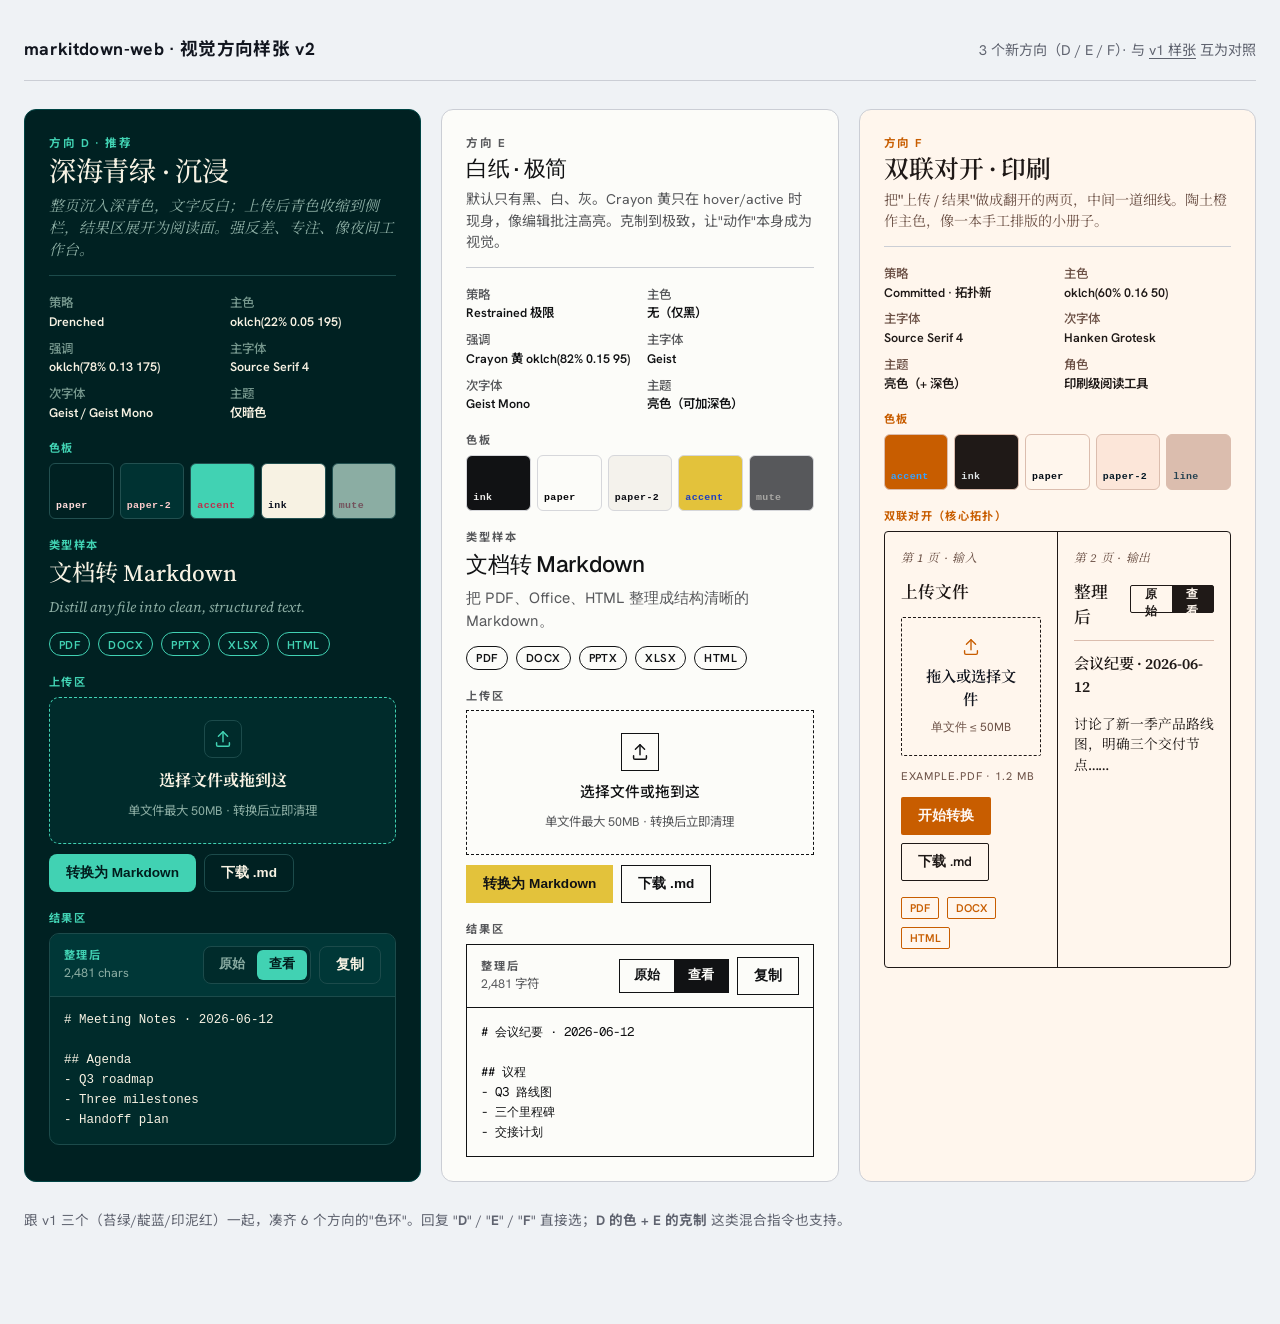
<file: docs/visual-probes-v2.html>
<!doctype html>
<html lang="zh-CN">
<head>
  <meta charset="utf-8">
  <meta name="viewport" content="width=device-width, initial-scale=1">
  <title>markitdown-web · 视觉方向样张 v2</title>
  <link rel="preconnect" href="https://fonts.googleapis.com">
  <link rel="preconnect" href="https://fonts.gstatic.com" crossorigin>
  <link rel="stylesheet" href="https://fonts.googleapis.com/css2?family=Geist:wght@400;500;600;700&family=Geist+Mono:wght@400;500;600;700&family=Source+Serif+4:ital,opsz,wght@0,8..60,400;0,8..60,500;0,8..60,600;0,8..60,700;1,8..60,400&family=Hanken+Grotesk:wght@400;500;600;700;800&family=Mona+Sans:wght@400;500;600;700&family=Noto+Sans+SC:wght@400;500;600;700&family=Noto+Serif+SC:wght@400;600;700&display=swap">
  <style>
    :root { --probe-bg: oklch(96% 0.005 250); --probe-ink: oklch(20% 0.02 270); --probe-mute: oklch(50% 0.02 270); --probe-line: oklch(85% 0.01 270); }
    * { box-sizing: border-box; }
    body { margin: 0; background: var(--probe-bg); color: var(--probe-ink); font-family: "Hanken Grotesk", -apple-system, "Segoe UI", "Noto Sans SC", system-ui, sans-serif; line-height: 1.5; }
    .frame { max-width: 1480px; margin: 0 auto; padding: 36px 24px 80px; }
    .top { display: flex; align-items: baseline; justify-content: space-between; gap: 16px; padding-bottom: 18px; border-bottom: 1px solid var(--probe-line); margin-bottom: 28px; }
    .top h1 { margin: 0; font-size: 1.1rem; font-weight: 700; letter-spacing: 0.02em; }
    .top p { margin: 0; color: var(--probe-mute); font-size: 0.88rem; }
    .top a { color: var(--probe-mute); text-decoration: underline; text-underline-offset: 3px; }
    .probes { display: grid; grid-template-columns: repeat(3, minmax(0, 1fr)); gap: 20px; }
    @media (max-width: 1100px) { .probes { grid-template-columns: 1fr; } }
    .probe { display: flex; flex-direction: column; gap: 18px; padding: 24px; border: 1px solid var(--probe-line); border-radius: 12px; background: #fff; overflow: hidden; }
    .probe-head { display: flex; flex-direction: column; gap: 4px; padding-bottom: 14px; border-bottom: 1px solid var(--probe-line); }
    .probe-id { font-size: 0.72rem; font-weight: 700; letter-spacing: 0.14em; text-transform: uppercase; }
    .probe-title { font-size: 1.45rem; font-weight: 700; line-height: 1.15; margin: 0; }
    .probe-summary { margin: 4px 0 0; font-size: 0.88rem; color: var(--probe-mute); }
    .meta-row { display: grid; grid-template-columns: 1fr 1fr; gap: 8px 14px; font-size: 0.78rem; margin: 0; }
    .meta-row dt { color: var(--probe-mute); font-weight: 500; }
    .meta-row dd { margin: 0; font-weight: 600; }
    .swatches { display: flex; gap: 6px; }
    .swatch { flex: 1; height: 56px; border-radius: 6px; border: 1px solid rgba(0,0,0,0.06); position: relative; }
    .swatch span { position: absolute; left: 6px; bottom: 4px; font-size: 0.62rem; font-weight: 600; font-family: ui-monospace, monospace; mix-blend-mode: difference; color: white; letter-spacing: 0.04em; }

    /* shared UI shapes */
    .chip { display: inline-flex; align-items: center; height: 24px; padding: 0 9px; border: 1px solid currentColor; border-radius: 999px; font-size: 0.72rem; font-weight: 600; letter-spacing: 0.04em; }
    .btn { display: inline-flex; align-items: center; justify-content: center; height: 38px; padding: 0 16px; border: 1px solid transparent; border-radius: 8px; font-size: 0.85rem; font-weight: 600; cursor: pointer; }
    .btn-primary { background: var(--ink, #111); color: var(--paper, #fff); }
    .btn-ghost { background: transparent; border-color: var(--line, #ddd); color: var(--ink, #111); }
    .seg { display: inline-flex; padding: 3px; border: 1px solid var(--line, #ddd); border-radius: 8px; }
    .seg button { height: 30px; padding: 0 12px; border: 0; background: transparent; border-radius: 6px; font-size: 0.8rem; font-weight: 600; cursor: pointer; color: var(--mute, #777); }
    .seg button.is-on { background: var(--ink, #111); color: var(--paper, #fff); }
    .zone { display: grid; place-items: center; gap: 10px; padding: 22px; border: 1px dashed var(--line, #ccc); border-radius: 10px; text-align: center; }
    .zone-icon { width: 38px; height: 38px; display: grid; place-items: center; border: 1px solid var(--line, #ccc); border-radius: 8px; }
    .zone-icon svg { width: 22px; height: 22px; fill: none; stroke: currentColor; stroke-width: 1.6; stroke-linecap: round; stroke-linejoin: round; }
    .zone-title { font-size: 0.92rem; font-weight: 700; }
    .zone-help { font-size: 0.78rem; color: var(--mute, #888); }
    .panel { border: 1px solid var(--line, #ddd); border-radius: 10px; background: var(--paper, #fff); overflow: hidden; }
    .panel-head { display: flex; align-items: center; justify-content: space-between; padding: 12px 14px; border-bottom: 1px solid var(--line, #eee); background: var(--paper-2, #fafafa); }
    .panel-label { font-size: 0.7rem; font-weight: 700; letter-spacing: 0.12em; text-transform: uppercase; }
    .panel-meta { font-size: 0.78rem; color: var(--mute, #888); }
    .panel-body { padding: 14px; font-size: 0.82rem; line-height: 1.6; max-height: 220px; overflow: auto; }
    .panel-body pre { margin: 0; font-family: ui-monospace, monospace; font-size: 0.78rem; white-space: pre; }
    .row { display: flex; align-items: center; gap: 8px; flex-wrap: wrap; }
    .stack { display: flex; flex-direction: column; gap: 10px; }

    /* ================================================== */
    /* D · Drenched 沉浸：深海青绿                       */
    /* ================================================== */
    .probe--d {
      --ink: oklch(96% 0.02 90);
      --paper: oklch(22% 0.05 195);
      --paper-2: oklch(28% 0.06 195);
      --mute: oklch(72% 0.04 175);
      --line: oklch(38% 0.05 195);
      --accent: oklch(78% 0.13 175);
      --accent-soft: oklch(38% 0.08 175);
      background: var(--paper);
      color: var(--ink);
      border-color: oklch(35% 0.06 195);
    }
    .probe--d .probe-head { border-bottom-color: var(--line); }
    .probe--d .probe-id { color: var(--accent); }
    .probe--d .probe-title { color: var(--ink); font-family: "Source Serif 4", "Noto Serif SC", Georgia, serif; font-weight: 500; font-size: 1.7rem; letter-spacing: -0.01em; }
    .probe--d .probe-summary { color: var(--mute); font-family: "Source Serif 4", "Noto Serif SC", Georgia, serif; font-style: italic; font-size: 0.92rem; }
    .probe--d .meta-row dt { color: oklch(65% 0.04 175); }
    .probe--d .meta-row dd { color: var(--ink); }
    .probe--d .swatch { border-color: oklch(40% 0.05 195); }
    .probe--d .panel-label { color: var(--accent); }
    .probe--d .chip { color: var(--accent); }
    .probe--d .zone { background: oklch(26% 0.05 195); border-color: var(--accent); }
    .probe--d .zone-title { color: var(--ink); font-family: "Source Serif 4", "Noto Serif SC", Georgia, serif; font-size: 1rem; }
    .probe--d .zone-help { color: var(--mute); }
    .probe--d .zone-icon { color: var(--accent); border-color: var(--line); background: transparent; }
    .probe--d .btn-primary { background: var(--accent); color: oklch(20% 0.05 195); }
    .probe--d .btn-ghost { border-color: var(--line); color: var(--ink); background: transparent; }
    .probe--d .seg { border-color: var(--line); background: oklch(26% 0.05 195); }
    .probe--d .seg button { color: var(--mute); }
    .probe--d .seg button.is-on { background: var(--accent); color: oklch(20% 0.05 195); }
    .probe--d .panel { background: oklch(26% 0.05 195); border-color: var(--line); }
    .probe--d .panel-head { background: oklch(30% 0.06 195); border-bottom-color: var(--line); }
    .probe--d .panel-meta { color: var(--mute); }
    .probe--d .panel-body { color: var(--ink); font-family: ui-monospace, monospace; font-size: 0.78rem; }
    .probe--d .panel-body pre { font-family: ui-monospace, monospace; color: var(--ink); }

    /* ================================================== */
    /* E · Paper 极简：白纸 + Crayon 黄高亮              */
    /* ================================================== */
    .probe--e {
      --ink: oklch(18% 0.005 270);
      --paper: oklch(99% 0.003 90);
      --paper-2: oklch(96% 0.008 90);
      --mute: oklch(46% 0.005 270);
      --line: oklch(88% 0.005 270);
      --accent: oklch(82% 0.15 95);
      --accent-ink: oklch(18% 0.005 270);
      background: var(--paper);
    }
    .probe--e .probe-id { color: var(--mute); }
    .probe--e .probe-title { color: var(--ink); font-family: "Geist", system-ui, sans-serif; font-weight: 500; font-size: 1.4rem; letter-spacing: -0.015em; }
    .probe--e .probe-summary { color: var(--mute); font-weight: 400; }
    .probe--e .meta-row dt { color: var(--mute); }
    .probe--e .meta-row dd { color: var(--ink); }
    .probe--e .swatch { border-color: var(--line); }
    .probe--e .panel-label { color: var(--mute); letter-spacing: 0.16em; }
    .probe--e .chip { color: var(--ink); border-color: var(--ink); }
    .probe--e .zone { background: var(--paper); border: 1.5px dashed var(--ink); border-radius: 0; }
    .probe--e .zone-title { color: var(--ink); font-weight: 500; }
    .probe--e .zone-help { color: var(--mute); }
    .probe--e .zone-icon { border: 1.5px solid var(--ink); border-radius: 0; color: var(--ink); background: transparent; }
    .probe--e .btn-primary { background: var(--accent); color: var(--accent-ink); border-radius: 0; }
    .probe--e .btn-ghost { border: 1.5px solid var(--ink); color: var(--ink); background: transparent; border-radius: 0; }
    .probe--e .seg { border: 1.5px solid var(--ink); border-radius: 0; padding: 0; }
    .probe--e .seg button { color: var(--ink); border-radius: 0; height: 32px; padding: 0 14px; }
    .probe--e .seg button.is-on { background: var(--ink); color: var(--paper); }
    .probe--e .panel { border: 1.5px solid var(--ink); border-radius: 0; }
    .probe--e .panel-head { background: var(--paper); border-bottom: 1.5px solid var(--ink); }
    .probe--e .panel-meta { color: var(--mute); }
    .probe--e .panel-body { color: var(--ink); font-family: "Geist Mono", ui-monospace, monospace; font-size: 0.78rem; }
    .probe--e .panel-body pre { font-family: inherit; color: var(--ink); }

    /* ================================================== */
    /* F · 双联对开：陶土橙 + 印刷感                     */
    /* ================================================== */
    .probe--f {
      --ink: oklch(22% 0.01 50);
      --paper: oklch(98% 0.018 60);
      --paper-2: oklch(94% 0.03 55);
      --mute: oklch(46% 0.04 45);
      --line: oklch(82% 0.04 50);
      --accent: oklch(60% 0.16 50);
      --accent-soft: oklch(92% 0.05 50);
      background: var(--paper);
    }
    .probe--f .probe-id { color: var(--accent); }
    .probe--f .probe-title { color: var(--ink); font-family: "Source Serif 4", "Noto Serif SC", Georgia, serif; font-weight: 600; font-size: 1.55rem; line-height: 1.05; }
    .probe--f .probe-summary { color: var(--mute); font-family: "Source Serif 4", "Noto Serif SC", Georgia, serif; }
    .probe--f .meta-row dt { color: var(--mute); }
    .probe--f .meta-row dd { color: var(--ink); }
    .probe--f .swatch { border-color: var(--line); }
    .probe--f .panel-label { color: var(--accent); }
    .probe--f .chip { color: var(--accent); }
    .probe--f .spread { display: grid; grid-template-columns: 1fr 1px 1fr; border: 1px solid var(--ink); border-radius: 4px; overflow: hidden; background: var(--paper); }
    .probe--f .spread > .page { padding: 18px 16px; display: flex; flex-direction: column; gap: 12px; }
    .probe--f .spread > .gutter { background: var(--ink); }
    .probe--f .spread .page-label { font-family: "Source Serif 4", "Noto Serif SC", Georgia, serif; font-style: italic; font-size: 0.74rem; color: var(--mute); letter-spacing: 0.06em; text-transform: uppercase; }
    .probe--f .spread .page-title { font-family: "Source Serif 4", "Noto Serif SC", Georgia, serif; font-weight: 600; font-size: 1.05rem; color: var(--ink); }
    .probe--f .spread .page-body { font-family: "Source Serif 4", "Noto Serif SC", Georgia, serif; font-size: 0.86rem; line-height: 1.5; color: var(--ink); }
    .probe--f .spread .page-mono { font-family: "Hanken Grotesk", system-ui, sans-serif; font-size: 0.78rem; line-height: 1.5; color: var(--ink); white-space: pre-wrap; }
    .probe--f .spread .page-meta { font-family: "Hanken Grotesk", system-ui, sans-serif; font-size: 0.7rem; color: var(--mute); letter-spacing: 0.08em; text-transform: uppercase; }
    .probe--f .spread .drop { display: grid; place-items: center; gap: 8px; padding: 18px; border: 1.5px dashed var(--ink); border-radius: 2px; text-align: center; background: var(--paper); }
    .probe--f .spread .drop-title { font-family: "Source Serif 4", "Noto Serif SC", Georgia, serif; font-size: 0.95rem; font-weight: 600; }
    .probe--f .spread .drop-help { font-family: "Hanken Grotesk", system-ui, sans-serif; font-size: 0.74rem; color: var(--mute); }
    .probe--f .spread .btn-row { display: flex; gap: 8px; flex-wrap: wrap; }
    .probe--f .spread .btn { font-family: "Hanken Grotesk", system-ui, sans-serif; border-radius: 2px; }
    .probe--f .spread .btn-primary { background: var(--accent); color: oklch(98% 0.01 50); }
    .probe--f .spread .btn-ghost { border: 1.5px solid var(--ink); color: var(--ink); background: transparent; }
    .probe--f .spread .tag { display: inline-flex; align-items: center; height: 22px; padding: 0 8px; border: 1px solid var(--accent); border-radius: 2px; font-size: 0.7rem; font-weight: 600; color: var(--accent); }
    .probe--f .spread .result-head { display: flex; align-items: baseline; justify-content: space-between; gap: 8px; padding-bottom: 10px; border-bottom: 1px solid var(--line); }
    .probe--f .spread .seg-mini { display: inline-flex; border: 1px solid var(--ink); border-radius: 2px; padding: 0; }
    .probe--f .spread .seg-mini button { height: 26px; padding: 0 10px; border: 0; background: transparent; font-family: "Hanken Grotesk", system-ui, sans-serif; font-size: 0.74rem; font-weight: 600; color: var(--ink); border-radius: 0; }
    .probe--f .spread .seg-mini button.is-on { background: var(--ink); color: var(--paper); }
  </style>
</head>
<body>
  <div class="frame">
    <div class="top">
      <h1>markitdown-web · 视觉方向样张 v2</h1>
      <p>3 个新方向（D / E / F）· 与 <a href="visual-probes.html">v1 样张</a> 互为对照</p>
    </div>
    <div class="probes">

      <!-- ============== D ============== -->
      <article class="probe probe--d" id="probe-d">
        <header class="probe-head">
          <span class="probe-id">方向 D · 推荐</span>
          <h2 class="probe-title">深海青绿 · 沉浸</h2>
          <p class="probe-summary">整页沉入深青色，文字反白；上传后青色收缩到侧栏，结果区展开为阅读面。强反差、专注、像夜间工作台。</p>
        </header>
        <dl class="meta-row">
          <div><dt>策略</dt><dd>Drenched</dd></div>
          <div><dt>主色</dt><dd>oklch(22% 0.05 195)</dd></div>
          <div><dt>强调</dt><dd>oklch(78% 0.13 175)</dd></div>
          <div><dt>主字体</dt><dd>Source Serif 4</dd></div>
          <div><dt>次字体</dt><dd>Geist / Geist Mono</dd></div>
          <div><dt>主题</dt><dd>仅暗色</dd></div>
        </dl>
        <div>
          <p class="panel-label" style="margin: 0 0 6px;">色板</p>
          <div class="swatches">
            <div class="swatch" style="background: oklch(22% 0.05 195);"><span>paper</span></div>
            <div class="swatch" style="background: oklch(28% 0.06 195);"><span>paper-2</span></div>
            <div class="swatch" style="background: oklch(78% 0.13 175);"><span>accent</span></div>
            <div class="swatch" style="background: oklch(96% 0.02 90);"><span>ink</span></div>
            <div class="swatch" style="background: oklch(72% 0.04 175);"><span>mute</span></div>
          </div>
        </div>
        <div>
          <p class="panel-label" style="margin: 0 0 6px;">类型样本</p>
          <div class="stack">
            <div style="font-family: 'Source Serif 4', 'Noto Serif SC', Georgia, serif; font-weight: 500; font-size: 1.45rem; line-height: 1.15; color: var(--ink);">文档转 Markdown</div>
            <div style="font-family: 'Source Serif 4', 'Noto Serif SC', Georgia, serif; font-style: italic; font-size: 0.9rem; color: var(--mute);">Distill any file into clean, structured text.</div>
            <div class="row" style="margin-top: 4px;">
              <span class="chip">PDF</span><span class="chip">DOCX</span><span class="chip">PPTX</span><span class="chip">XLSX</span><span class="chip">HTML</span>
            </div>
          </div>
        </div>
        <div>
          <p class="panel-label" style="margin: 0 0 6px;">上传区</p>
          <div class="zone">
            <div class="zone-icon">
              <svg viewBox="0 0 24 24"><path d="M12 4v11"></path><path d="M7 9l5-5 5 5"></path><path d="M5 16v2.5A1.5 1.5 0 0 0 6.5 20h11a1.5 1.5 0 0 0 1.5-1.5V16"></path></svg>
            </div>
            <div class="zone-title">选择文件或拖到这</div>
            <div class="zone-help">单文件最大 50MB · 转换后立即清理</div>
          </div>
          <div class="row" style="margin-top: 10px;">
            <button class="btn btn-primary">转换为 Markdown</button>
            <button class="btn btn-ghost">下载 .md</button>
          </div>
        </div>
        <div>
          <p class="panel-label" style="margin: 0 0 6px;">结果区</p>
          <div class="panel">
            <div class="panel-head">
              <div>
                <div class="panel-label">整理后</div>
                <div class="panel-meta">2,481 chars</div>
              </div>
              <div class="row">
                <div class="seg"><button>原始</button><button class="is-on">查看</button></div>
                <button class="btn btn-ghost">复制</button>
              </div>
            </div>
            <div class="panel-body">
              <pre># Meeting Notes · 2026-06-12

## Agenda
- Q3 roadmap
- Three milestones
- Handoff plan</pre>
            </div>
          </div>
        </div>
      </article>

      <!-- ============== E ============== -->
      <article class="probe probe--e" id="probe-e">
        <header class="probe-head">
          <span class="probe-id">方向 E</span>
          <h2 class="probe-title">白纸 · 极简</h2>
          <p class="probe-summary">默认只有黑、白、灰。Crayon 黄只在 hover/active 时现身，像编辑批注高亮。克制到极致，让"动作"本身成为视觉。</p>
        </header>
        <dl class="meta-row">
          <div><dt>策略</dt><dd>Restrained 极限</dd></div>
          <div><dt>主色</dt><dd>无（仅黑）</dd></div>
          <div><dt>强调</dt><dd>Crayon 黄 oklch(82% 0.15 95)</dd></div>
          <div><dt>主字体</dt><dd>Geist</dd></div>
          <div><dt>次字体</dt><dd>Geist Mono</dd></div>
          <div><dt>主题</dt><dd>亮色（可加深色）</dd></div>
        </dl>
        <div>
          <p class="panel-label" style="margin: 0 0 6px;">色板</p>
          <div class="swatches">
            <div class="swatch" style="background: oklch(18% 0.005 270);"><span>ink</span></div>
            <div class="swatch" style="background: oklch(99% 0.003 90);"><span>paper</span></div>
            <div class="swatch" style="background: oklch(96% 0.008 90);"><span>paper-2</span></div>
            <div class="swatch" style="background: oklch(82% 0.15 95);"><span>accent</span></div>
            <div class="swatch" style="background: oklch(46% 0.005 270);"><span>mute</span></div>
          </div>
        </div>
        <div>
          <p class="panel-label" style="margin: 0 0 6px;">类型样本</p>
          <div class="stack">
            <div style="font-family: 'Geist', system-ui, sans-serif; font-weight: 500; font-size: 1.4rem; line-height: 1.15; letter-spacing: -0.015em; color: var(--ink);">文档转 Markdown</div>
            <div style="font-family: 'Geist', system-ui, sans-serif; font-size: 0.92rem; color: var(--mute); font-weight: 400;">把 PDF、Office、HTML 整理成结构清晰的 Markdown。</div>
            <div class="row" style="margin-top: 4px;">
              <span class="chip">PDF</span><span class="chip">DOCX</span><span class="chip">PPTX</span><span class="chip">XLSX</span><span class="chip">HTML</span>
            </div>
          </div>
        </div>
        <div>
          <p class="panel-label" style="margin: 0 0 6px;">上传区</p>
          <div class="zone">
            <div class="zone-icon">
              <svg viewBox="0 0 24 24"><path d="M12 4v11"></path><path d="M7 9l5-5 5 5"></path><path d="M5 16v2.5A1.5 1.5 0 0 0 6.5 20h11a1.5 1.5 0 0 0 1.5-1.5V16"></path></svg>
            </div>
            <div class="zone-title">选择文件或拖到这</div>
            <div class="zone-help">单文件最大 50MB · 转换后立即清理</div>
          </div>
          <div class="row" style="margin-top: 10px;">
            <button class="btn btn-primary">转换为 Markdown</button>
            <button class="btn btn-ghost">下载 .md</button>
          </div>
        </div>
        <div>
          <p class="panel-label" style="margin: 0 0 6px;">结果区</p>
          <div class="panel">
            <div class="panel-head">
              <div>
                <div class="panel-label">整理后</div>
                <div class="panel-meta">2,481 字符</div>
              </div>
              <div class="row">
                <div class="seg"><button>原始</button><button class="is-on">查看</button></div>
                <button class="btn btn-ghost">复制</button>
              </div>
            </div>
            <div class="panel-body">
              <pre># 会议纪要 · 2026-06-12

## 议程
- Q3 路线图
- 三个里程碑
- 交接计划</pre>
            </div>
          </div>
        </div>
      </article>

      <!-- ============== F ============== -->
      <article class="probe probe--f" id="probe-f">
        <header class="probe-head">
          <span class="probe-id">方向 F</span>
          <h2 class="probe-title">双联对开 · 印刷</h2>
          <p class="probe-summary">把"上传 / 结果"做成翻开的两页，中间一道细线。陶土橙作主色，像一本手工排版的小册子。</p>
        </header>
        <dl class="meta-row">
          <div><dt>策略</dt><dd>Committed · 拓扑新</dd></div>
          <div><dt>主色</dt><dd>oklch(60% 0.16 50)</dd></div>
          <div><dt>主字体</dt><dd>Source Serif 4</dd></div>
          <div><dt>次字体</dt><dd>Hanken Grotesk</dd></div>
          <div><dt>主题</dt><dd>亮色（+ 深色）</dd></div>
          <div><dt>角色</dt><dd>印刷级阅读工具</dd></div>
        </dl>
        <div>
          <p class="panel-label" style="margin: 0 0 6px;">色板</p>
          <div class="swatches">
            <div class="swatch" style="background: oklch(60% 0.16 50);"><span>accent</span></div>
            <div class="swatch" style="background: oklch(22% 0.01 50);"><span>ink</span></div>
            <div class="swatch" style="background: oklch(98% 0.018 60);"><span>paper</span></div>
            <div class="swatch" style="background: oklch(94% 0.03 55);"><span>paper-2</span></div>
            <div class="swatch" style="background: oklch(82% 0.04 50);"><span>line</span></div>
          </div>
        </div>
        <div>
          <p class="panel-label" style="margin: 0 0 6px;">双联对开（核心拓扑）</p>
          <div class="spread">
            <div class="page">
              <div class="page-label">第 1 页 · 输入</div>
              <div class="page-title">上传文件</div>
              <div class="drop">
                <svg viewBox="0 0 24 24" style="width: 22px; height: 22px; fill: none; stroke: currentColor; stroke-width: 1.5; stroke-linecap: round; stroke-linejoin: round; color: var(--accent);"><path d="M12 4v11"></path><path d="M7 9l5-5 5 5"></path><path d="M5 16v2.5A1.5 1.5 0 0 0 6.5 20h11a1.5 1.5 0 0 0 1.5-1.5V16"></path></svg>
                <div class="drop-title">拖入或选择文件</div>
                <div class="drop-help">单文件 ≤ 50MB</div>
              </div>
              <div class="page-meta">example.pdf · 1.2 MB</div>
              <div class="btn-row">
                <button class="btn btn-primary">开始转换</button>
                <button class="btn btn-ghost">下载 .md</button>
              </div>
              <div class="row" style="margin-top: 4px;">
                <span class="tag">PDF</span><span class="tag">DOCX</span><span class="tag">HTML</span>
              </div>
            </div>
            <div class="gutter" aria-hidden="true"></div>
            <div class="page">
              <div class="page-label">第 2 页 · 输出</div>
              <div class="result-head">
                <div class="page-title">整理后</div>
                <div class="seg-mini"><button>原始</button><button class="is-on">查看</button></div>
              </div>
              <div class="page-body" style="font-weight: 600; font-size: 0.95rem; margin-bottom: 4px;">会议纪要 · 2026-06-12</div>
              <div class="page-body">讨论了新一季产品路线图，明确三个交付节点……</div>
            </div>
          </div>
        </div>
      </article>

    </div>
    <p style="margin-top: 28px; color: var(--probe-mute); font-size: 0.85rem; line-height: 1.55;">
      跟 v1 三个（苔绿/靛蓝/印泥红）一起，凑齐 6 个方向的"色环"。回复 "<b>D</b>" / "<b>E</b>" / "<b>F</b>" 直接选；<b>D 的色 + E 的克制</b> 这类混合指令也支持。
    </p>
  </div>
</body>
</html>
</file>
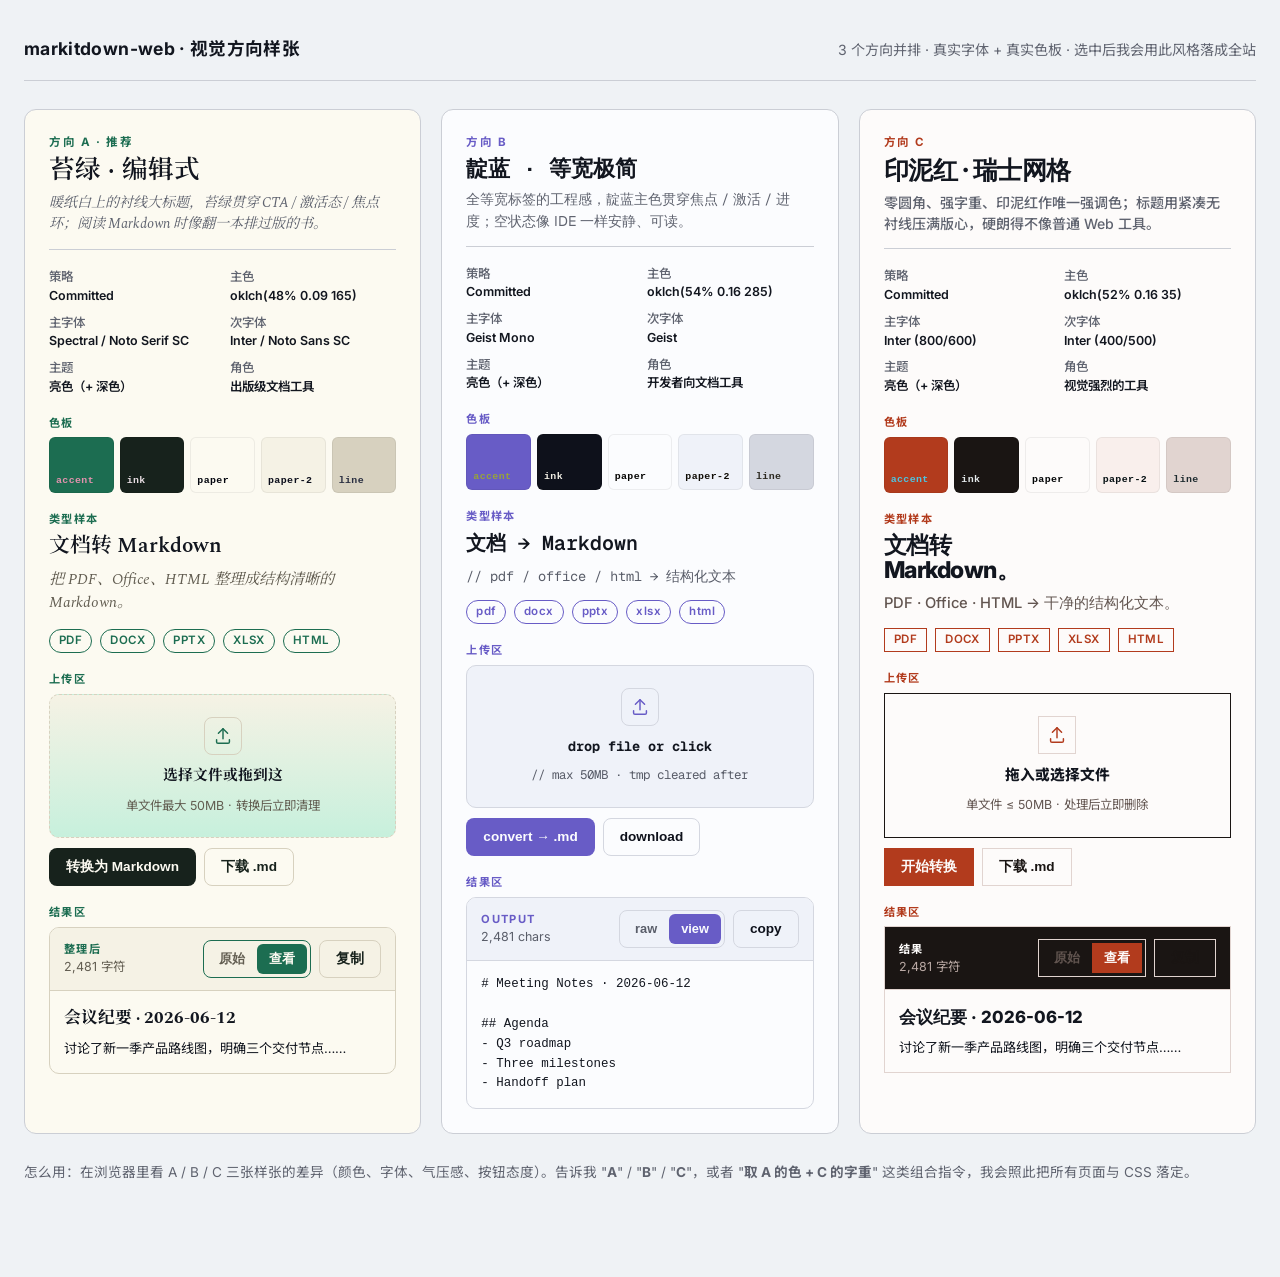
<file: docs/visual-probes.html>
<!doctype html>
<html lang="zh-CN">
<head>
  <meta charset="utf-8">
  <meta name="viewport" content="width=device-width, initial-scale=1">
  <title>markitdown-web · 视觉方向样张</title>
  <link rel="preconnect" href="https://fonts.googleapis.com">
  <link rel="preconnect" href="https://fonts.gstatic.com" crossorigin>
  <link rel="stylesheet" href="https://fonts.googleapis.com/css2?family=Inter:wght@400;500;600;700;800&family=Spectral:ital,wght@0,400;0,500;0,600;0,700;1,400&family=Geist:wght@400;500;600;700&family=Geist+Mono:wght@400;500;600;700&family=Noto+Serif+SC:wght@400;600;700&family=Noto+Sans+SC:wght@400;500;600;700&display=swap">
  <style>
    :root { --probe-bg: oklch(96% 0.005 250); --probe-ink: oklch(20% 0.02 270); --probe-mute: oklch(50% 0.02 270); --probe-line: oklch(85% 0.01 270); }
    * { box-sizing: border-box; }
    body { margin: 0; background: var(--probe-bg); color: var(--probe-ink); font-family: "Inter", -apple-system, "Segoe UI", "Noto Sans SC", system-ui, sans-serif; line-height: 1.5; }
    .frame { max-width: 1480px; margin: 0 auto; padding: 36px 24px 80px; }
    .top { display: flex; align-items: baseline; justify-content: space-between; gap: 16px; padding-bottom: 18px; border-bottom: 1px solid var(--probe-line); margin-bottom: 28px; }
    .top h1 { margin: 0; font-size: 1.1rem; font-weight: 700; letter-spacing: 0.02em; }
    .top p { margin: 0; color: var(--probe-mute); font-size: 0.88rem; }
    .probes { display: grid; grid-template-columns: repeat(3, minmax(0, 1fr)); gap: 20px; }
    @media (max-width: 1100px) { .probes { grid-template-columns: 1fr; } }
    .probe { display: flex; flex-direction: column; gap: 18px; padding: 24px; border: 1px solid var(--probe-line); border-radius: 12px; background: #fff; }
    .probe-head { display: flex; flex-direction: column; gap: 4px; padding-bottom: 14px; border-bottom: 1px solid var(--probe-line); }
    .probe-id { font-size: 0.72rem; font-weight: 700; letter-spacing: 0.14em; text-transform: uppercase; }
    .probe-title { font-size: 1.45rem; font-weight: 700; line-height: 1.15; margin: 0; }
    .probe-summary { margin: 4px 0 0; font-size: 0.88rem; color: var(--probe-mute); }
    .meta-row { display: grid; grid-template-columns: 1fr 1fr; gap: 8px 14px; font-size: 0.78rem; margin: 0; }
    .meta-row dt { color: var(--probe-mute); font-weight: 500; }
    .meta-row dd { margin: 0; font-weight: 600; }
    .swatches { display: flex; gap: 6px; }
    .swatch { flex: 1; height: 56px; border-radius: 6px; border: 1px solid rgba(0,0,0,0.06); position: relative; }
    .swatch span { position: absolute; left: 6px; bottom: 4px; font-size: 0.62rem; font-weight: 600; font-family: ui-monospace, monospace; mix-blend-mode: difference; color: white; letter-spacing: 0.04em; }
    .chip { display: inline-flex; align-items: center; height: 24px; padding: 0 9px; border: 1px solid currentColor; border-radius: 999px; font-size: 0.72rem; font-weight: 600; letter-spacing: 0.04em; }
    .btn { display: inline-flex; align-items: center; justify-content: center; height: 38px; padding: 0 16px; border: 1px solid transparent; border-radius: 8px; font-size: 0.85rem; font-weight: 600; cursor: pointer; }
    .btn-primary { background: var(--ink, #111); color: var(--paper, #fff); }
    .btn-ghost { background: transparent; border-color: var(--line, #ddd); color: var(--ink, #111); }
    .seg { display: inline-flex; padding: 3px; border: 1px solid var(--line, #ddd); border-radius: 8px; }
    .seg button { height: 30px; padding: 0 12px; border: 0; background: transparent; border-radius: 6px; font-size: 0.8rem; font-weight: 600; cursor: pointer; color: var(--mute, #777); }
    .seg button.is-on { background: var(--ink, #111); color: var(--paper, #fff); }
    .zone { display: grid; place-items: center; gap: 10px; padding: 22px; border: 1px dashed var(--line, #ccc); border-radius: 10px; text-align: center; }
    .zone-icon { width: 38px; height: 38px; display: grid; place-items: center; border: 1px solid var(--line, #ccc); border-radius: 8px; }
    .zone-icon svg { width: 22px; height: 22px; fill: none; stroke: currentColor; stroke-width: 1.6; stroke-linecap: round; stroke-linejoin: round; }
    .zone-title { font-size: 0.92rem; font-weight: 700; }
    .zone-help { font-size: 0.78rem; color: var(--mute, #888); }
    .panel { border: 1px solid var(--line, #ddd); border-radius: 10px; background: var(--paper, #fff); overflow: hidden; }
    .panel-head { display: flex; align-items: center; justify-content: space-between; padding: 12px 14px; border-bottom: 1px solid var(--line, #eee); background: var(--paper-2, #fafafa); }
    .panel-label { font-size: 0.7rem; font-weight: 700; letter-spacing: 0.12em; text-transform: uppercase; }
    .panel-meta { font-size: 0.78rem; color: var(--mute, #888); }
    .panel-body { padding: 14px; font-size: 0.82rem; line-height: 1.6; max-height: 220px; overflow: auto; }
    .panel-body pre { margin: 0; font-family: ui-monospace, monospace; font-size: 0.78rem; white-space: pre; }
    .row { display: flex; align-items: center; gap: 8px; flex-wrap: wrap; }
    .stack { display: flex; flex-direction: column; gap: 10px; }

    .probe--a { --ink: oklch(24% 0.02 160); --paper: oklch(98.5% 0.012 95); --paper-2: oklch(96% 0.018 95); --mute: oklch(48% 0.02 90); --line: oklch(86% 0.025 90); --accent: oklch(48% 0.09 165); --accent-soft: oklch(92% 0.05 165); background: var(--paper); }
    .probe--a .probe-id, .probe--a .panel-label { color: var(--accent); }
    .probe--a .probe-title { font-family: "Spectral", "Noto Serif SC", Georgia, serif; font-weight: 600; font-size: 1.6rem; }
    .probe--a .probe-summary { font-family: "Spectral", "Noto Serif SC", Georgia, serif; font-style: italic; }
    .probe--a .body-serif { font-family: "Spectral", "Noto Serif SC", Georgia, serif; }
    .probe--a .zone { background: linear-gradient(180deg, var(--paper-2), var(--accent-soft)); }
    .probe--a .btn-primary { background: var(--ink); }
    .probe--a .seg button.is-on { background: var(--accent); }
    .probe--a .seg { border-color: var(--accent); }
    .probe--a .panel-head { background: var(--paper-2); }
    .probe--a .chip { color: var(--accent); }
    .probe--a .zone-title { font-family: "Spectral", "Noto Serif SC", Georgia, serif; }

    .probe--b { --ink: oklch(18% 0.02 270); --paper: oklch(99% 0.003 270); --paper-2: oklch(96% 0.01 270); --mute: oklch(48% 0.02 270); --line: oklch(88% 0.012 270); --accent: oklch(54% 0.16 285); --accent-soft: oklch(94% 0.04 285); background: var(--paper); }
    .probe--b .probe-id, .probe--b .panel-label { color: var(--accent); }
    .probe--b .probe-title { font-family: "Geist Mono", ui-monospace, monospace; font-weight: 600; font-size: 1.4rem; }
    .probe--b .probe-summary { font-family: "Geist", system-ui, sans-serif; }
    .probe--b .body-mono { font-family: "Geist Mono", ui-monospace, monospace; }
    .probe--b .zone { background: var(--paper-2); border-style: solid; }
    .probe--b .zone-title { font-family: "Geist Mono", ui-monospace, monospace; font-size: 0.85rem; }
    .probe--b .zone-help { font-family: "Geist Mono", ui-monospace, monospace; }
    .probe--b .btn-primary { background: var(--accent); }
    .probe--b .seg button.is-on { background: var(--accent); }
    .probe--b .panel-head { background: var(--paper-2); }
    .probe--b .chip { color: var(--accent); }
    .probe--b .panel-body { font-family: "Geist Mono", ui-monospace, monospace; font-size: 0.76rem; }

    .probe--c { --ink: oklch(20% 0.01 40); --paper: oklch(99% 0.003 60); --paper-2: oklch(96% 0.012 40); --mute: oklch(46% 0.02 40); --line: oklch(88% 0.015 40); --accent: oklch(52% 0.16 35); --accent-soft: oklch(94% 0.05 35); background: var(--paper); }
    .probe--c .probe-id, .probe--c .panel-label { color: var(--accent); }
    .probe--c .probe-title { font-family: "Inter", sans-serif; font-weight: 800; font-size: 1.55rem; letter-spacing: -0.02em; }
    .probe--c .probe-summary { font-weight: 500; }
    .probe--c .body-sans { font-family: "Inter", sans-serif; }
    .probe--c .zone { background: var(--paper); border: 1.5px solid var(--ink); border-radius: 0; }
    .probe--c .zone-icon { border-radius: 0; }
    .probe--c .btn-primary { background: var(--accent); border-radius: 0; }
    .probe--c .btn-ghost { border-radius: 0; }
    .probe--c .seg { border-radius: 0; }
    .probe--c .seg button { border-radius: 0; }
    .probe--c .seg button.is-on { background: var(--accent); }
    .probe--c .panel { border-radius: 0; }
    .probe--c .panel-head { background: var(--ink); color: var(--paper); }
    .probe--c .panel-head .panel-meta { color: oklch(75% 0.02 40); }
    .probe--c .panel-head .panel-label { color: var(--paper); }
    .probe--c .chip { color: var(--accent); border-radius: 0; }
    .probe--c .zone-title { font-weight: 800; }
  </style>
</head>
<body>
  <div class="frame">
    <div class="top">
      <h1>markitdown-web · 视觉方向样张</h1>
      <p>3 个方向并排 · 真实字体 + 真实色板 · 选中后我会用此风格落成全站</p>
    </div>
    <div class="probes">
      <article class="probe probe--a" id="probe-a">
        <header class="probe-head">
          <span class="probe-id">方向 A · 推荐</span>
          <h2 class="probe-title">苔绿 · 编辑式</h2>
          <p class="probe-summary">暖纸白上的衬线大标题，苔绿贯穿 CTA / 激活态 / 焦点环；阅读 Markdown 时像翻一本排过版的书。</p>
        </header>
        <dl class="meta-row">
          <div><dt>策略</dt><dd>Committed</dd></div>
          <div><dt>主色</dt><dd>oklch(48% 0.09 165)</dd></div>
          <div><dt>主字体</dt><dd>Spectral / Noto Serif SC</dd></div>
          <div><dt>次字体</dt><dd>Inter / Noto Sans SC</dd></div>
          <div><dt>主题</dt><dd>亮色（+ 深色）</dd></div>
          <div><dt>角色</dt><dd>出版级文档工具</dd></div>
        </dl>
        <div>
          <p class="panel-label" style="margin: 0 0 6px;">色板</p>
          <div class="swatches">
            <div class="swatch" style="background: oklch(48% 0.09 165);"><span>accent</span></div>
            <div class="swatch" style="background: oklch(24% 0.02 160);"><span>ink</span></div>
            <div class="swatch" style="background: oklch(98.5% 0.012 95);"><span>paper</span></div>
            <div class="swatch" style="background: oklch(96% 0.018 95);"><span>paper-2</span></div>
            <div class="swatch" style="background: oklch(86% 0.025 90);"><span>line</span></div>
          </div>
        </div>
        <div>
          <p class="panel-label" style="margin: 0 0 6px;">类型样本</p>
          <div class="stack">
            <div class="body-serif" style="font-size: 1.3rem; line-height: 1.2; font-weight: 600;">文档转 Markdown</div>
            <div class="body-serif" style="font-size: 0.95rem; font-style: italic; color: var(--mute);">把 PDF、Office、HTML 整理成结构清晰的 Markdown。</div>
            <div class="row" style="margin-top: 4px;">
              <span class="chip">PDF</span><span class="chip">DOCX</span><span class="chip">PPTX</span><span class="chip">XLSX</span><span class="chip">HTML</span>
            </div>
          </div>
        </div>
        <div>
          <p class="panel-label" style="margin: 0 0 6px;">上传区</p>
          <div class="zone">
            <div class="zone-icon" style="color: var(--accent);">
              <svg viewBox="0 0 24 24"><path d="M12 4v11"></path><path d="M7 9l5-5 5 5"></path><path d="M5 16v2.5A1.5 1.5 0 0 0 6.5 20h11a1.5 1.5 0 0 0 1.5-1.5V16"></path></svg>
            </div>
            <div class="zone-title">选择文件或拖到这</div>
            <div class="zone-help">单文件最大 50MB · 转换后立即清理</div>
          </div>
          <div class="row" style="margin-top: 10px;">
            <button class="btn btn-primary">转换为 Markdown</button>
            <button class="btn btn-ghost">下载 .md</button>
          </div>
        </div>
        <div>
          <p class="panel-label" style="margin: 0 0 6px;">结果区</p>
          <div class="panel">
            <div class="panel-head">
              <div>
                <div class="panel-label">整理后</div>
                <div class="panel-meta">2,481 字符</div>
              </div>
              <div class="row">
                <div class="seg"><button>原始</button><button class="is-on">查看</button></div>
                <button class="btn btn-ghost">复制</button>
              </div>
            </div>
            <div class="panel-body">
              <span class="body-serif" style="font-weight: 700; font-size: 1.05rem; display: block; margin-bottom: 6px;">会议纪要 · 2026-06-12</span>
              <span>讨论了新一季产品路线图，明确三个交付节点……</span>
            </div>
          </div>
        </div>
      </article>

      <article class="probe probe--b" id="probe-b">
        <header class="probe-head">
          <span class="probe-id">方向 B</span>
          <h2 class="probe-title">靛蓝 · 等宽极简</h2>
          <p class="probe-summary">全等宽标签的工程感，靛蓝主色贯穿焦点 / 激活 / 进度；空状态像 IDE 一样安静、可读。</p>
        </header>
        <dl class="meta-row">
          <div><dt>策略</dt><dd>Committed</dd></div>
          <div><dt>主色</dt><dd>oklch(54% 0.16 285)</dd></div>
          <div><dt>主字体</dt><dd>Geist Mono</dd></div>
          <div><dt>次字体</dt><dd>Geist</dd></div>
          <div><dt>主题</dt><dd>亮色（+ 深色）</dd></div>
          <div><dt>角色</dt><dd>开发者向文档工具</dd></div>
        </dl>
        <div>
          <p class="panel-label" style="margin: 0 0 6px;">色板</p>
          <div class="swatches">
            <div class="swatch" style="background: oklch(54% 0.16 285);"><span>accent</span></div>
            <div class="swatch" style="background: oklch(18% 0.02 270);"><span>ink</span></div>
            <div class="swatch" style="background: oklch(99% 0.003 270);"><span>paper</span></div>
            <div class="swatch" style="background: oklch(96% 0.01 270);"><span>paper-2</span></div>
            <div class="swatch" style="background: oklch(88% 0.012 270);"><span>line</span></div>
          </div>
        </div>
        <div>
          <p class="panel-label" style="margin: 0 0 6px;">类型样本</p>
          <div class="stack">
            <div class="body-mono" style="font-size: 1.25rem; line-height: 1.25; font-weight: 600;">文档 → Markdown</div>
            <div class="body-mono" style="font-size: 0.85rem; color: var(--mute);">// pdf / office / html → 结构化文本</div>
            <div class="row" style="margin-top: 4px;">
              <span class="chip">pdf</span><span class="chip">docx</span><span class="chip">pptx</span><span class="chip">xlsx</span><span class="chip">html</span>
            </div>
          </div>
        </div>
        <div>
          <p class="panel-label" style="margin: 0 0 6px;">上传区</p>
          <div class="zone">
            <div class="zone-icon" style="color: var(--accent);">
              <svg viewBox="0 0 24 24"><path d="M12 4v11"></path><path d="M7 9l5-5 5 5"></path><path d="M5 16v2.5A1.5 1.5 0 0 0 6.5 20h11a1.5 1.5 0 0 0 1.5-1.5V16"></path></svg>
            </div>
            <div class="zone-title">drop file or click</div>
            <div class="zone-help">// max 50MB · tmp cleared after</div>
          </div>
          <div class="row" style="margin-top: 10px;">
            <button class="btn btn-primary">convert → .md</button>
            <button class="btn btn-ghost">download</button>
          </div>
        </div>
        <div>
          <p class="panel-label" style="margin: 0 0 6px;">结果区</p>
          <div class="panel">
            <div class="panel-head">
              <div>
                <div class="panel-label">output</div>
                <div class="panel-meta">2,481 chars</div>
              </div>
              <div class="row">
                <div class="seg"><button>raw</button><button class="is-on">view</button></div>
                <button class="btn btn-ghost">copy</button>
              </div>
            </div>
            <div class="panel-body">
              <pre># Meeting Notes · 2026-06-12

## Agenda
- Q3 roadmap
- Three milestones
- Handoff plan</pre>
            </div>
          </div>
        </div>
      </article>

      <article class="probe probe--c" id="probe-c">
        <header class="probe-head">
          <span class="probe-id">方向 C</span>
          <h2 class="probe-title">印泥红 · 瑞士网格</h2>
          <p class="probe-summary">零圆角、强字重、印泥红作唯一强调色；标题用紧凑无衬线压满版心，硬朗得不像普通 Web 工具。</p>
        </header>
        <dl class="meta-row">
          <div><dt>策略</dt><dd>Committed</dd></div>
          <div><dt>主色</dt><dd>oklch(52% 0.16 35)</dd></div>
          <div><dt>主字体</dt><dd>Inter (800/600)</dd></div>
          <div><dt>次字体</dt><dd>Inter (400/500)</dd></div>
          <div><dt>主题</dt><dd>亮色（+ 深色）</dd></div>
          <div><dt>角色</dt><dd>视觉强烈的工具</dd></div>
        </dl>
        <div>
          <p class="panel-label" style="margin: 0 0 6px;">色板</p>
          <div class="swatches">
            <div class="swatch" style="background: oklch(52% 0.16 35);"><span>accent</span></div>
            <div class="swatch" style="background: oklch(20% 0.01 40);"><span>ink</span></div>
            <div class="swatch" style="background: oklch(99% 0.003 60);"><span>paper</span></div>
            <div class="swatch" style="background: oklch(96% 0.012 40);"><span>paper-2</span></div>
            <div class="swatch" style="background: oklch(88% 0.015 40);"><span>line</span></div>
          </div>
        </div>
        <div>
          <p class="panel-label" style="margin: 0 0 6px;">类型样本</p>
          <div class="stack">
            <div class="body-sans" style="font-size: 1.45rem; line-height: 1.05; font-weight: 800; letter-spacing: -0.02em;">文档转<br>Markdown。</div>
            <div class="body-sans" style="font-size: 0.92rem; color: var(--mute); font-weight: 500;">PDF · Office · HTML → 干净的结构化文本。</div>
            <div class="row" style="margin-top: 4px;">
              <span class="chip">PDF</span><span class="chip">DOCX</span><span class="chip">PPTX</span><span class="chip">XLSX</span><span class="chip">HTML</span>
            </div>
          </div>
        </div>
        <div>
          <p class="panel-label" style="margin: 0 0 6px;">上传区</p>
          <div class="zone">
            <div class="zone-icon" style="color: var(--accent);">
              <svg viewBox="0 0 24 24"><path d="M12 4v11"></path><path d="M7 9l5-5 5 5"></path><path d="M5 16v2.5A1.5 1.5 0 0 0 6.5 20h11a1.5 1.5 0 0 0 1.5-1.5V16"></path></svg>
            </div>
            <div class="zone-title">拖入或选择文件</div>
            <div class="zone-help">单文件 ≤ 50MB · 处理后立即删除</div>
          </div>
          <div class="row" style="margin-top: 10px;">
            <button class="btn btn-primary">开始转换</button>
            <button class="btn btn-ghost">下载 .md</button>
          </div>
        </div>
        <div>
          <p class="panel-label" style="margin: 0 0 6px;">结果区</p>
          <div class="panel">
            <div class="panel-head">
              <div>
                <div class="panel-label">结果</div>
                <div class="panel-meta">2,481 字符</div>
              </div>
              <div class="row">
                <div class="seg"><button>原始</button><button class="is-on">查看</button></div>
                <button class="btn btn-ghost">复制</button>
              </div>
            </div>
            <div class="panel-body">
              <span class="body-sans" style="font-weight: 800; font-size: 1.05rem; display: block; margin-bottom: 6px;">会议纪要 · 2026-06-12</span>
              <span>讨论了新一季产品路线图，明确三个交付节点……</span>
            </div>
          </div>
        </div>
      </article>
    </div>
    <p style="margin-top: 28px; color: var(--probe-mute); font-size: 0.85rem; line-height: 1.55;">
      怎么用：在浏览器里看 A / B / C 三张样张的差异（颜色、字体、气压感、按钮态度）。告诉我 "<b>A</b>" / "<b>B</b>" / "<b>C</b>"，或者 "<b>取 A 的色 + C 的字重</b>" 这类组合指令，我会照此把所有页面与 CSS 落定。
    </p>
  </div>
</body>
</html>
</file>
